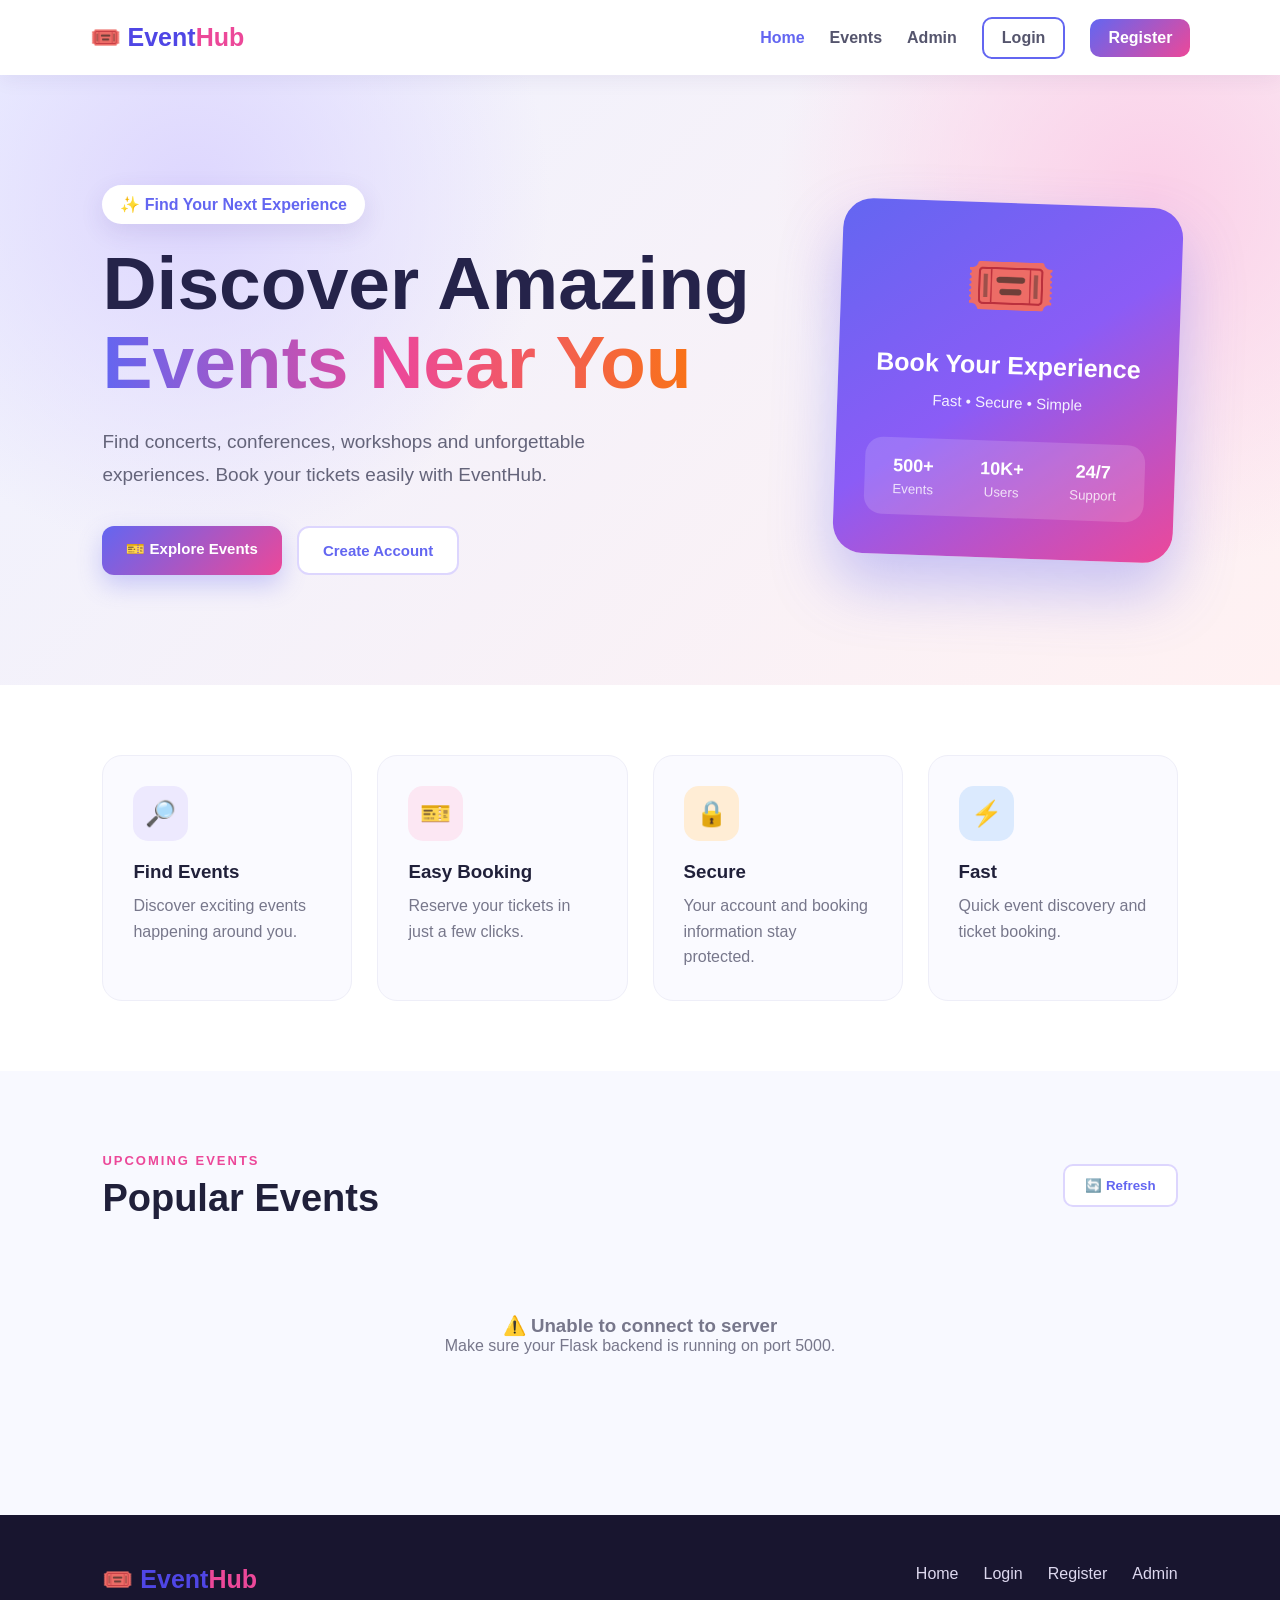
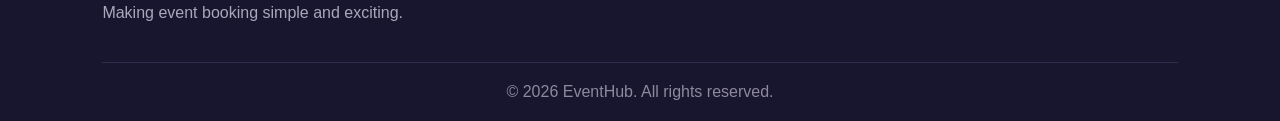
<file: frontend/index.html>
<!DOCTYPE html>
<html lang="en">
<head>
    <meta charset="UTF-8">
    <meta name="viewport" content="width=device-width, initial-scale=1.0">
    <title>EventHub - Discover Events</title>
    <link rel="stylesheet" href="css/style.css">
</head>
<body>

<header class="navbar">
    <div class="logo">🎟️ Event<span>Hub</span></div>

    <nav>
        <a href="index.html" class="active">Home</a>
        <a href="#events">Events</a>
        <a href="admin.html">Admin</a>
        <a href="login.html" class="nav-login">Login</a>
        <a href="register.html" class="nav-register">Register</a>
    </nav>
</header>

<section class="hero">
    <div class="hero-content">
        <span class="hero-badge">✨ Find Your Next Experience</span>

        <h1>Discover Amazing<br><span>Events Near You</span></h1>

        <p>
            Find concerts, conferences, workshops and unforgettable
            experiences. Book your tickets easily with EventHub.
        </p>

        <div class="hero-buttons">
            <a href="#events" class="btn primary-btn">🎫 Explore Events</a>
            <a href="register.html" class="btn secondary-btn">Create Account</a>
        </div>
    </div>

    <div class="hero-card">
        <div class="ticket-icon">🎟️</div>
        <h3>Book Your Experience</h3>
        <p>Fast • Secure • Simple</p>
        <div class="mini-stats">
            <div>
                <strong>500+</strong>
                <small>Events</small>
            </div>
            <div>
                <strong>10K+</strong>
                <small>Users</small>
            </div>
            <div>
                <strong>24/7</strong>
                <small>Support</small>
            </div>
        </div>
    </div>
</section>

<section class="features">
    <div class="feature">
        <div class="feature-icon purple">🔎</div>
        <h3>Find Events</h3>
        <p>Discover exciting events happening around you.</p>
    </div>

    <div class="feature">
        <div class="feature-icon pink">🎫</div>
        <h3>Easy Booking</h3>
        <p>Reserve your tickets in just a few clicks.</p>
    </div>

    <div class="feature">
        <div class="feature-icon orange">🔒</div>
        <h3>Secure</h3>
        <p>Your account and booking information stay protected.</p>
    </div>

    <div class="feature">
        <div class="feature-icon blue">⚡</div>
        <h3>Fast</h3>
        <p>Quick event discovery and ticket booking.</p>
    </div>
</section>

<section id="events" class="events-section">

    <div class="section-heading">
        <div>
            <span class="section-label">UPCOMING EVENTS</span>
            <h2>Popular Events</h2>
        </div>

        <button class="filter-btn" onclick="loadEvents()">🔄 Refresh</button>
    </div>

    <div id="events-container" class="events-grid">
        <div class="loading">
            <div class="spinner"></div>
            <p>Loading events...</p>
        </div>
    </div>

</section>

<div id="message"></div>

<footer>
    <div class="footer-content">
        <div>
            <div class="logo">🎟️ Event<span>Hub</span></div>
            <p>Making event booking simple and exciting.</p>
        </div>

        <div class="footer-links">
            <a href="index.html">Home</a>
            <a href="login.html">Login</a>
            <a href="register.html">Register</a>
            <a href="admin.html">Admin</a>
        </div>
    </div>

    <div class="copyright">
        © 2026 EventHub. All rights reserved.
    </div>
</footer>

<script src="js/app.js"></script>

</body>
</html>
</file>
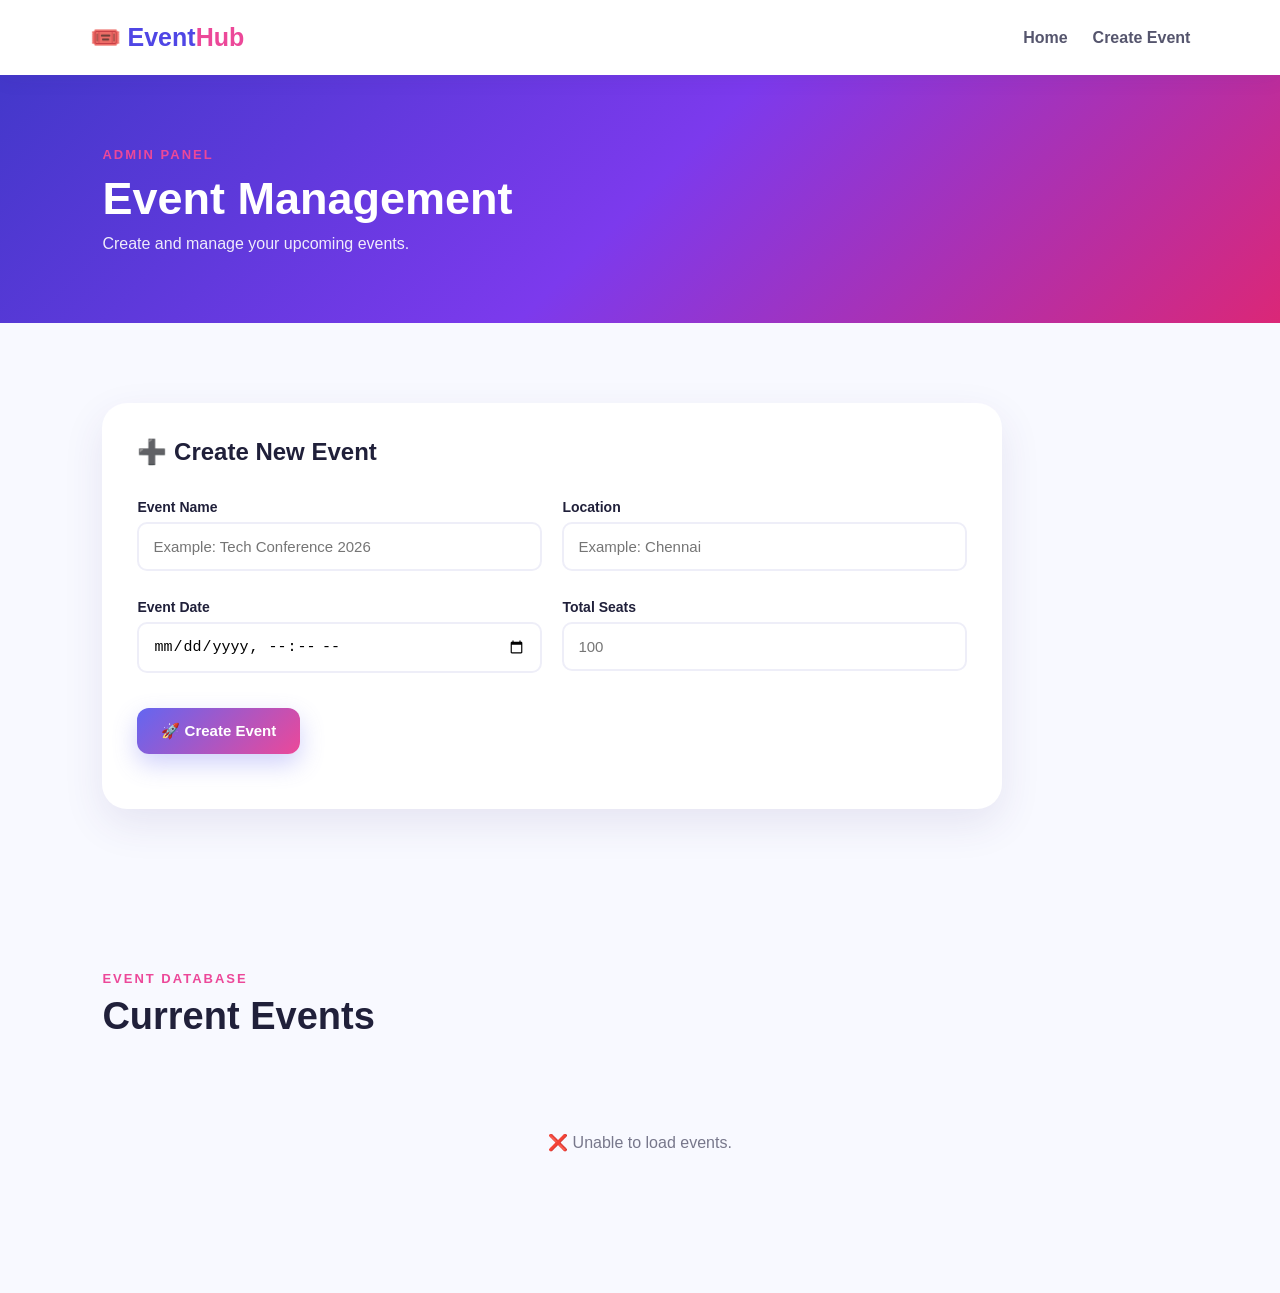
<file: frontend/admin.html>
<!DOCTYPE html>
<html lang="en">
<head>
    <meta charset="UTF-8">
    <meta name="viewport" content="width=device-width, initial-scale=1.0">
    <title>EventHub - Admin</title>
    <link rel="stylesheet" href="css/style.css">
</head>
<body>

<header class="navbar">
    <div class="logo">🎟️ Event<span>Hub</span></div>

    <nav>
        <a href="index.html">Home</a>
        <a href="#create-event">Create Event</a>
    </nav>
</header>

<section class="admin-hero">
    <div>
        <span class="section-label">ADMIN PANEL</span>
        <h1>Event Management</h1>
        <p>Create and manage your upcoming events.</p>
    </div>
</section>

<section id="create-event" class="admin-section">

    <div class="admin-card">

        <h2>➕ Create New Event</h2>

        <form id="eventForm" class="event-form">

            <div class="form-group">
                <label>Event Name</label>
                <input
                    type="text"
                    id="eventName"
                    placeholder="Example: Tech Conference 2026"
                    required
                >
            </div>

            <div class="form-group">
                <label>Location</label>
                <input
                    type="text"
                    id="eventLocation"
                    placeholder="Example: Chennai"
                    required
                >
            </div>

            <div class="form-group">
                <label>Event Date</label>
                <input
                    type="datetime-local"
                    id="eventDate"
                    required
                >
            </div>

            <div class="form-group">
                <label>Total Seats</label>
                <input
                    type="number"
                    id="eventSeats"
                    placeholder="100"
                    min="1"
                    required
                >
            </div>

            <button type="submit" class="btn primary-btn">
                🚀 Create Event
            </button>

        </form>

        <div id="eventMessage"></div>

    </div>

</section>

<section class="admin-section">

    <div class="section-heading">
        <div>
            <span class="section-label">EVENT DATABASE</span>
            <h2>Current Events</h2>
        </div>
    </div>

    <div id="admin-events" class="events-grid"></div>

</section>

<script src="js/app.js"></script>

</body>
</html>
</file>
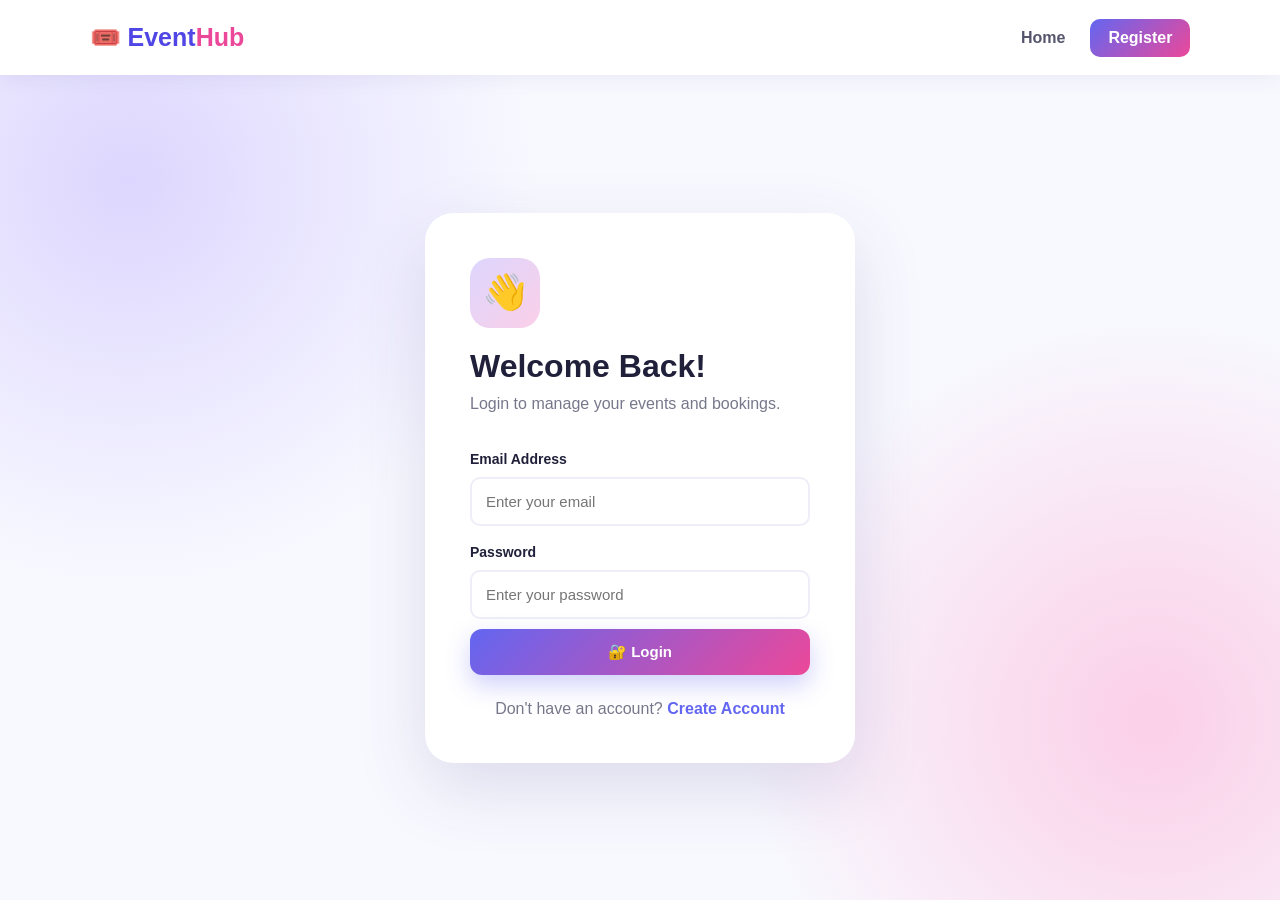
<file: frontend/login.html>
<!DOCTYPE html>
<html lang="en">
<head>
    <meta charset="UTF-8">
    <meta name="viewport" content="width=device-width, initial-scale=1.0">
    <title>EventHub - Login</title>
    <link rel="stylesheet" href="css/style.css">
</head>
<body class="auth-page">

<header class="navbar">
    <div class="logo">🎟️ Event<span>Hub</span></div>

    <nav>
        <a href="index.html">Home</a>
        <a href="register.html" class="nav-register">Register</a>
    </nav>
</header>

<div class="auth-container">

    <div class="auth-card">

        <div class="auth-icon">👋</div>

        <h1>Welcome Back!</h1>
        <p class="auth-subtitle">Login to manage your events and bookings.</p>

        <form id="loginForm">

            <label>Email Address</label>
            <input
                type="email"
                id="loginEmail"
                placeholder="Enter your email"
                required
            >

            <label>Password</label>
            <input
                type="password"
                id="loginPassword"
                placeholder="Enter your password"
                required
            >

            <button type="submit" class="btn primary-btn full-btn">
                🔐 Login
            </button>

        </form>

        <div id="loginMessage"></div>

        <p class="auth-bottom">
            Don't have an account?
            <a href="register.html">Create Account</a>
        </p>

    </div>

</div>

<script src="js/app.js"></script>

</body>
</html>
</file>
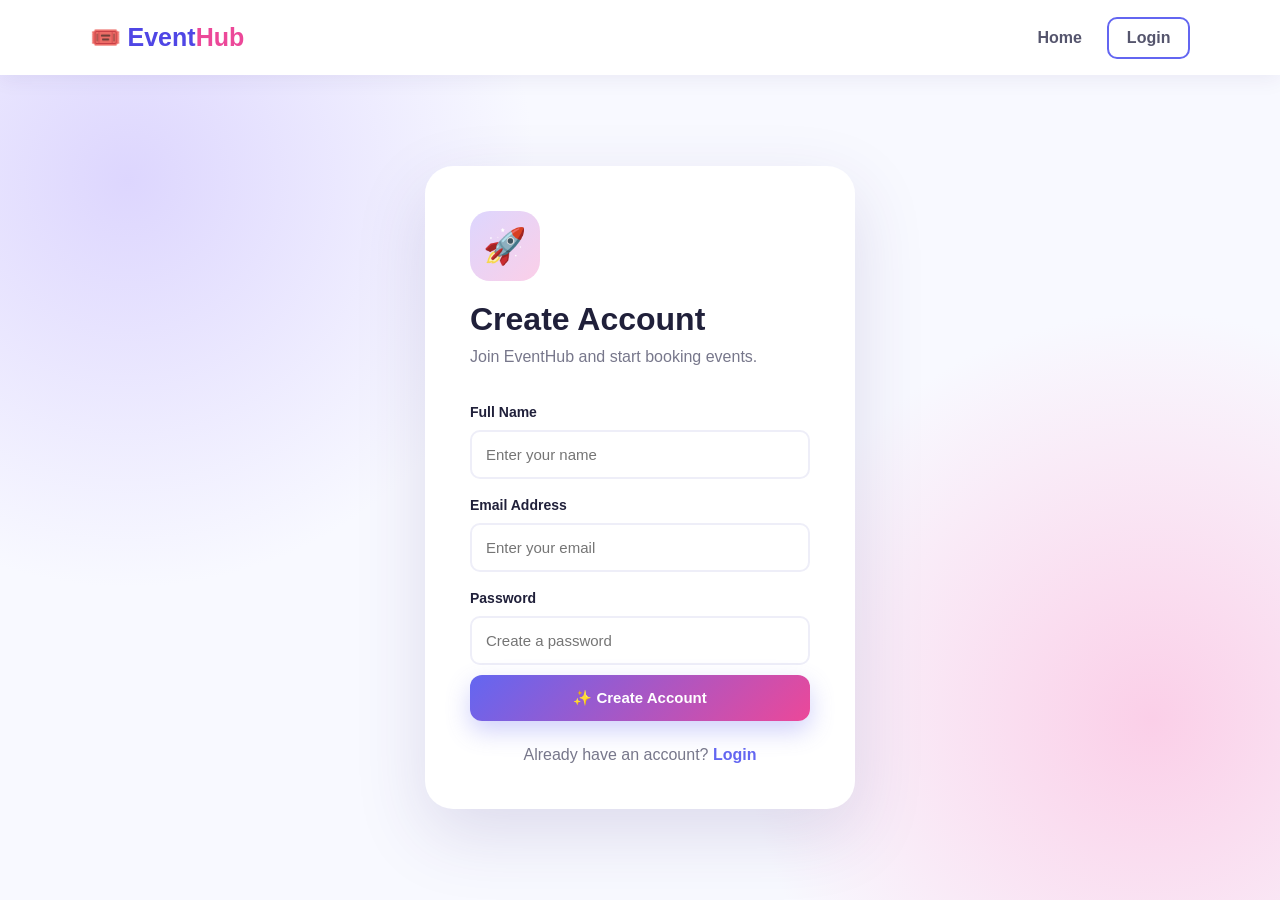
<file: frontend/register.html>
<!DOCTYPE html>
<html lang="en">
<head>
    <meta charset="UTF-8">
    <meta name="viewport" content="width=device-width, initial-scale=1.0">
    <title>EventHub - Register</title>
    <link rel="stylesheet" href="css/style.css">
</head>
<body class="auth-page">

<header class="navbar">
    <div class="logo">🎟️ Event<span>Hub</span></div>

    <nav>
        <a href="index.html">Home</a>
        <a href="login.html" class="nav-login">Login</a>
    </nav>
</header>

<div class="auth-container">

    <div class="auth-card">

        <div class="auth-icon register-icon">🚀</div>

        <h1>Create Account</h1>
        <p class="auth-subtitle">Join EventHub and start booking events.</p>

        <form id="registerForm">

            <label>Full Name</label>
            <input
                type="text"
                id="registerName"
                placeholder="Enter your name"
                required
            >

            <label>Email Address</label>
            <input
                type="email"
                id="registerEmail"
                placeholder="Enter your email"
                required
            >

            <label>Password</label>
            <input
                type="password"
                id="registerPassword"
                placeholder="Create a password"
                required
            >

            <button type="submit" class="btn primary-btn full-btn">
                ✨ Create Account
            </button>

        </form>

        <div id="registerMessage"></div>

        <p class="auth-bottom">
            Already have an account?
            <a href="login.html">Login</a>
        </p>

    </div>

</div>

<script src="js/app.js"></script>

</body>
</html>
</file>
<file: frontend/css/style.css>
* {
    margin: 0;
    padding: 0;
    box-sizing: border-box;
}

html {
    scroll-behavior: smooth;
}

body {
    font-family: Arial, Helvetica, sans-serif;
    background: #f8f9ff;
    color: #20203a;
}

/* NAVBAR */

.navbar {
    height: 75px;
    padding: 0 7%;
    display: flex;
    align-items: center;
    justify-content: space-between;
    background: white;
    box-shadow: 0 3px 20px rgba(60, 40, 120, 0.08);
    position: sticky;
    top: 0;
    z-index: 1000;
}

.logo {
    font-size: 25px;
    font-weight: 800;
    color: #4f46e5;
}

.logo span {
    color: #ec4899;
}

.navbar nav {
    display: flex;
    align-items: center;
    gap: 25px;
}

.navbar nav a {
    text-decoration: none;
    color: #55556d;
    font-weight: 600;
    transition: 0.3s;
}

.navbar nav a:hover,
.navbar nav a.active {
    color: #6366f1;
}

.nav-login,
.nav-register {
    padding: 10px 18px;
    border-radius: 10px;
}

.nav-login {
    border: 2px solid #6366f1;
}

.nav-register {
    background: linear-gradient(135deg, #6366f1, #ec4899);
    color: white !important;
}

/* HERO */

.hero {
    min-height: 610px;
    padding: 80px 8%;
    display: flex;
    align-items: center;
    justify-content: space-between;
    gap: 50px;
    background:
        radial-gradient(circle at 15% 20%, #ddd6fe 0, transparent 30%),
        radial-gradient(circle at 90% 20%, #fbcfe8 0, transparent 30%),
        linear-gradient(135deg, #eef2ff, #fff1f2);
}

.hero-content {
    max-width: 650px;
}

.hero-badge {
    display: inline-block;
    background: white;
    color: #6366f1;
    padding: 10px 18px;
    border-radius: 30px;
    font-weight: 700;
    margin-bottom: 20px;
    box-shadow: 0 8px 25px rgba(80, 60, 150, 0.12);
}

.hero h1 {
    font-size: clamp(45px, 6vw, 75px);
    line-height: 1.05;
    margin-bottom: 25px;
    color: #25234a;
}

.hero h1 span {
    background: linear-gradient(90deg, #6366f1, #ec4899, #f97316);
    -webkit-background-clip: text;
    color: transparent;
}

.hero p {
    font-size: 19px;
    line-height: 1.7;
    color: #64647a;
    max-width: 580px;
}

.hero-buttons {
    display: flex;
    gap: 15px;
    margin-top: 35px;
}

.btn {
    display: inline-block;
    padding: 14px 24px;
    border: none;
    border-radius: 12px;
    text-decoration: none;
    font-weight: 700;
    font-size: 15px;
    cursor: pointer;
    transition: 0.3s;
}

.btn:hover {
    transform: translateY(-3px);
}

.primary-btn {
    color: white;
    background: linear-gradient(135deg, #6366f1, #ec4899);
    box-shadow: 0 10px 25px rgba(99, 102, 241, 0.3);
}

.secondary-btn {
    color: #6366f1;
    background: white;
    border: 2px solid #ddd6fe;
}

.full-btn {
    width: 100%;
}

/* HERO CARD */

.hero-card {
    width: 340px;
    padding: 40px 30px;
    border-radius: 30px;
    text-align: center;
    color: white;
    background: linear-gradient(145deg, #6366f1, #8b5cf6, #ec4899);
    box-shadow: 0 30px 60px rgba(99, 102, 241, 0.35);
    transform: rotate(2deg);
}

.ticket-icon {
    font-size: 75px;
    margin-bottom: 20px;
}

.hero-card h3 {
    font-size: 25px;
    margin-bottom: 10px;
}

.hero-card p {
    color: #f4f1ff;
    font-size: 15px;
    margin-bottom: 25px;
}

.mini-stats {
    display: flex;
    justify-content: space-around;
    background: rgba(255,255,255,0.15);
    padding: 18px 5px;
    border-radius: 18px;
}

.mini-stats div {
    display: flex;
    flex-direction: column;
    gap: 5px;
}

.mini-stats strong {
    font-size: 18px;
}

.mini-stats small {
    opacity: 0.8;
}

/* FEATURES */

.features {
    padding: 70px 8%;
    display: grid;
    grid-template-columns: repeat(4, 1fr);
    gap: 25px;
    background: white;
}

.feature {
    padding: 30px;
    border-radius: 20px;
    background: #fafaff;
    border: 1px solid #eeeef8;
    transition: 0.3s;
}

.feature:hover {
    transform: translateY(-7px);
    box-shadow: 0 20px 40px rgba(80, 70, 150, 0.12);
}

.feature-icon {
    width: 55px;
    height: 55px;
    display: flex;
    align-items: center;
    justify-content: center;
    border-radius: 15px;
    font-size: 25px;
    margin-bottom: 20px;
}

.purple {
    background: #ede9fe;
}

.pink {
    background: #fce7f3;
}

.orange {
    background: #ffedd5;
}

.blue {
    background: #dbeafe;
}

.feature h3 {
    margin-bottom: 10px;
}

.feature p {
    color: #77778b;
    line-height: 1.6;
}

/* EVENTS */

.events-section,
.admin-section {
    padding: 80px 8%;
}

.section-heading {
    display: flex;
    justify-content: space-between;
    align-items: center;
    margin-bottom: 35px;
}

.section-label {
    color: #ec4899;
    font-size: 13px;
    font-weight: 800;
    letter-spacing: 2px;
}

.section-heading h2 {
    font-size: 38px;
    margin-top: 8px;
}

.filter-btn {
    padding: 12px 20px;
    background: white;
    border: 2px solid #ddd6fe;
    border-radius: 10px;
    color: #6366f1;
    cursor: pointer;
    font-weight: 700;
}

.events-grid {
    display: grid;
    grid-template-columns: repeat(3, 1fr);
    gap: 25px;
}

.event-card {
    background: white;
    border-radius: 22px;
    overflow: hidden;
    box-shadow: 0 10px 30px rgba(70, 60, 130, 0.08);
    border: 1px solid #eeeeF8;
    transition: 0.3s;
}

.event-card:hover {
    transform: translateY(-8px);
    box-shadow: 0 20px 45px rgba(70, 60, 130, 0.16);
}

.event-top {
    height: 150px;
    padding: 25px;
    color: white;
    background: linear-gradient(135deg, #6366f1, #ec4899);
    position: relative;
}

.event-card:nth-child(3n+2) .event-top {
    background: linear-gradient(135deg, #06b6d4, #6366f1);
}

.event-card:nth-child(3n) .event-top {
    background: linear-gradient(135deg, #f97316, #ec4899);
}

.event-emoji {
    font-size: 42px;
}

.event-body {
    padding: 25px;
}

.event-body h3 {
    font-size: 21px;
    margin-bottom: 15px;
}

.event-info {
    display: flex;
    flex-direction: column;
    gap: 10px;
    color: #6d6d80;
    font-size: 14px;
    margin-bottom: 20px;
}

.seats {
    display: inline-block;
    padding: 6px 12px;
    border-radius: 20px;
    background: #ecfdf5;
    color: #059669;
    font-weight: 700;
    font-size: 12px;
}

.book-btn {
    width: 100%;
}

/* LOADING */

.loading {
    grid-column: 1 / -1;
    text-align: center;
    padding: 60px;
    color: #77778b;
}

.spinner {
    width: 45px;
    height: 45px;
    border: 5px solid #ddd6fe;
    border-top-color: #6366f1;
    border-radius: 50%;
    margin: auto auto 15px;
    animation: spin 1s linear infinite;
}

@keyframes spin {
    to {
        transform: rotate(360deg);
    }
}

/* AUTH */

.auth-page {
    min-height: 100vh;
    background:
        radial-gradient(circle at 10% 20%, #ddd6fe, transparent 30%),
        radial-gradient(circle at 90% 80%, #fbcfe8, transparent 30%),
        #f8f9ff;
}

.auth-container {
    min-height: calc(100vh - 75px);
    display: flex;
    align-items: center;
    justify-content: center;
    padding: 50px 20px;
}

.auth-card {
    width: 430px;
    padding: 45px;
    background: white;
    border-radius: 28px;
    box-shadow: 0 25px 70px rgba(70, 50, 130, 0.15);
}

.auth-icon {
    width: 70px;
    height: 70px;
    display: flex;
    justify-content: center;
    align-items: center;
    background: linear-gradient(135deg, #ddd6fe, #fbcfe8);
    border-radius: 20px;
    font-size: 35px;
    margin-bottom: 20px;
}

.auth-card h1 {
    font-size: 32px;
    margin-bottom: 10px;
}

.auth-subtitle {
    color: #77778b;
    margin-bottom: 30px;
}

.auth-card form {
    display: flex;
    flex-direction: column;
    gap: 10px;
}

.auth-card label,
.form-group label {
    font-size: 14px;
    font-weight: 700;
    margin-top: 8px;
}

.auth-card input,
.form-group input {
    width: 100%;
    padding: 14px;
    border: 2px solid #eeeeF8;
    border-radius: 10px;
    outline: none;
    font-size: 15px;
    transition: 0.3s;
}

.auth-card input:focus,
.form-group input:focus {
    border-color: #8b5cf6;
    box-shadow: 0 0 0 4px #ede9fe;
}

.auth-bottom {
    margin-top: 25px;
    text-align: center;
    color: #77778b;
}

.auth-bottom a {
    color: #6366f1;
    font-weight: 700;
    text-decoration: none;
}

/* ADMIN */

.admin-hero {
    padding: 70px 8%;
    color: white;
    background: linear-gradient(135deg, #4338ca, #7c3aed, #db2777);
}

.admin-hero h1 {
    font-size: 45px;
    margin: 10px 0;
}

.admin-hero p {
    opacity: 0.9;
}

.admin-card {
    max-width: 900px;
    background: white;
    padding: 35px;
    border-radius: 25px;
    box-shadow: 0 15px 40px rgba(70, 50, 130, 0.1);
}

.admin-card h2 {
    margin-bottom: 25px;
}

.event-form {
    display: grid;
    grid-template-columns: 1fr 1fr;
    gap: 20px;
}

.form-group {
    display: flex;
    flex-direction: column;
    gap: 7px;
}

.event-form button {
    width: fit-content;
    margin-top: 15px;
}

/* MESSAGES */

#message,
#loginMessage,
#registerMessage,
#eventMessage {
    margin-top: 20px;
}

.success-message {
    padding: 13px;
    border-radius: 10px;
    background: #dcfce7;
    color: #15803d;
    font-weight: 600;
}

.error-message {
    padding: 13px;
    border-radius: 10px;
    background: #fee2e2;
    color: #dc2626;
    font-weight: 600;
}

/* FOOTER */

footer {
    background: #18152f;
    color: white;
    padding: 50px 8% 20px;
}

.footer-content {
    display: flex;
    justify-content: space-between;
    gap: 30px;
    margin-bottom: 40px;
}

.footer-content p {
    color: #aaa7bd;
    margin-top: 10px;
}

.footer-links {
    display: flex;
    gap: 25px;
}

.footer-links a {
    color: #ddd8ef;
    text-decoration: none;
}

.copyright {
    border-top: 1px solid #302c4e;
    padding-top: 20px;
    color: #8d899f;
    text-align: center;
}

/* MOBILE */

@media (max-width: 900px) {

    .hero {
        flex-direction: column;
        text-align: center;
    }

    .hero p {
        margin: auto;
    }

    .hero-buttons {
        justify-content: center;
    }

    .hero-card {
        transform: none;
    }

    .features {
        grid-template-columns: 1fr 1fr;
    }

    .events-grid {
        grid-template-columns: 1fr 1fr;
    }
}

@media (max-width: 650px) {

    .navbar {
        padding: 0 20px;
    }

    .navbar nav {
        gap: 8px;
    }

    .navbar nav a {
        font-size: 12px;
    }

    .hero {
        padding: 60px 20px;
    }

    .hero-card {
        width: 100%;
    }

    .features {
        grid-template-columns: 1fr;
        padding: 50px 20px;
    }

    .events-section,
    .admin-section {
        padding: 50px 20px;
    }

    .events-grid {
        grid-template-columns: 1fr;
    }

    .section-heading {
        flex-direction: column;
        align-items: flex-start;
        gap: 20px;
    }

    .event-form {
        grid-template-columns: 1fr;
    }

    .auth-card {
        padding: 30px 22px;
    }

    .footer-content {
        flex-direction: column;
    }

    .footer-links {
        flex-wrap: wrap;
    }
}
</file>
